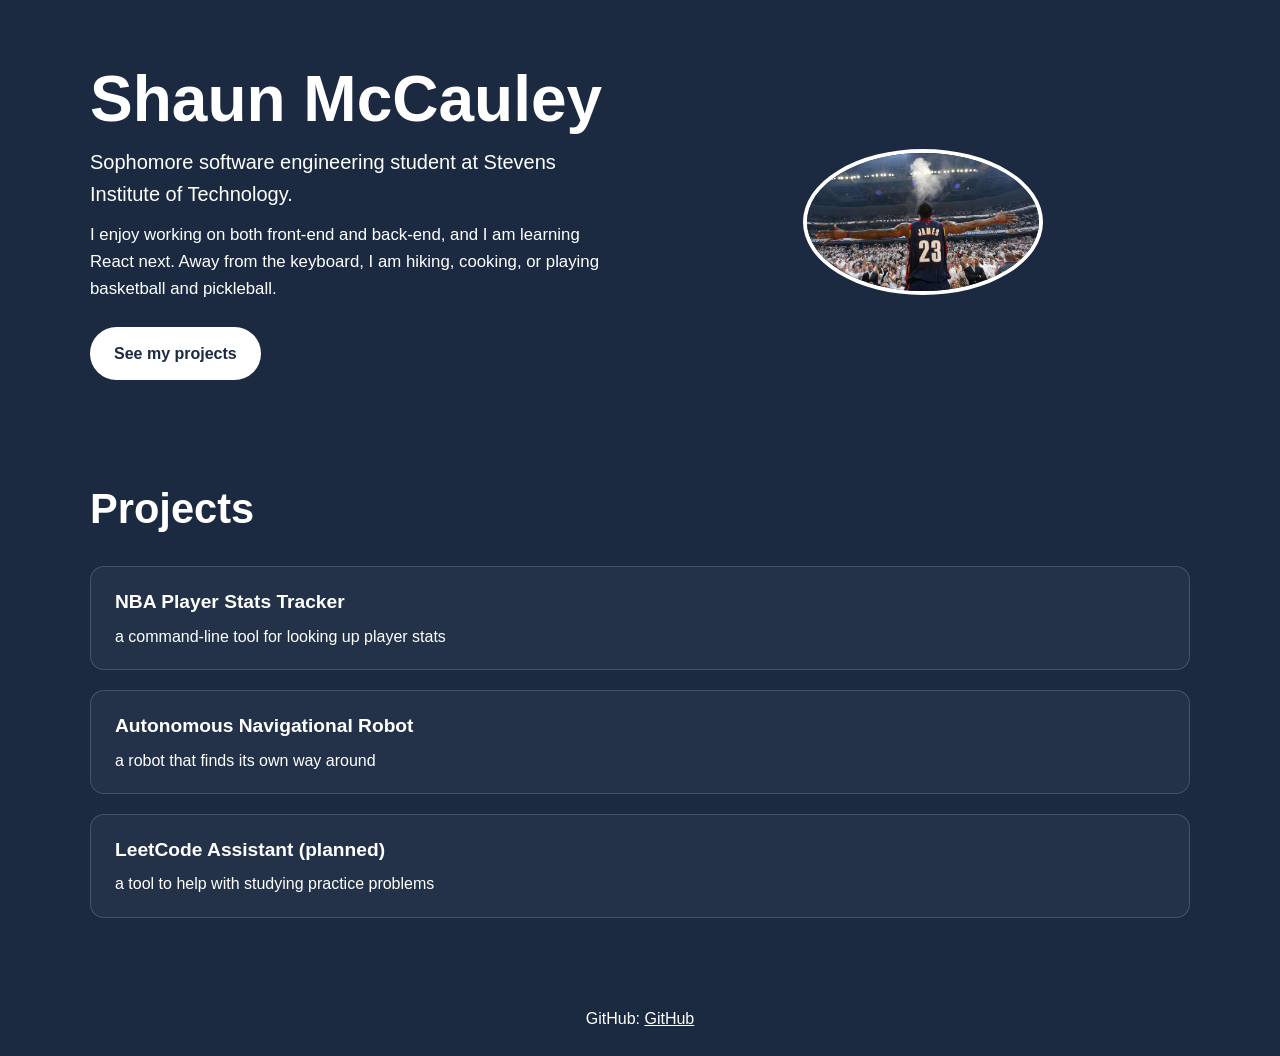
<file: labs/lab3/index.html>
<!DOCTYPE html>
<html lang="en">
  <head>
    <meta charset="UTF-8" />
    <meta name="viewport" content="width=device-width, initial-scale=1.0" />
    <title>Shaun McCauley | Portfolio</title>
    <link rel="stylesheet" href="./style.css" />
  </head>
  <body>
    <header class="site-header">
      <div class="container hero">
        <div class="hero-copy">
          <h1>Shaun McCauley</h1>
          <p class="subtitle">Sophomore software engineering student at Stevens Institute of Technology.</p>
          <p class="bio">
            I enjoy working on both front-end and back-end, and I am learning React next. Away from the keyboard, I am hiking, cooking, or playing basketball and pickleball.
          </p>
          <a class="button" href="#projects">See my projects</a>
        </div>
        <div class="hero-visual">
          <img src="./assets/avatar.jpg" width="240" height="240" alt="Shaun McCauley portrait" />
        </div>
      </div>
    </header>

    <main>
      <section id="projects" class="projects">
        <div class="container">
          <h2>Projects</h2>
          <ul class="project-list">
            <li>
              <h3>NBA Player Stats Tracker</h3>
              <p>a command-line tool for looking up player stats</p>
            </li>
            <li>
              <h3>Autonomous Navigational Robot</h3>
              <p>a robot that finds its own way around</p>
            </li>
            <li>
              <h3>LeetCode Assistant (planned)</h3>
              <p>a tool to help with studying practice problems</p>
            </li>
          </ul>
        </div>
      </section>
    </main>

    <footer class="site-footer">
      <div class="container footer-content">
        <p>GitHub: <a href="https://github.com/shaunmccauley" target="_blank" rel="noopener">GitHub</a></p>
      </div>
    </footer>
  </body>
</html>
</file>
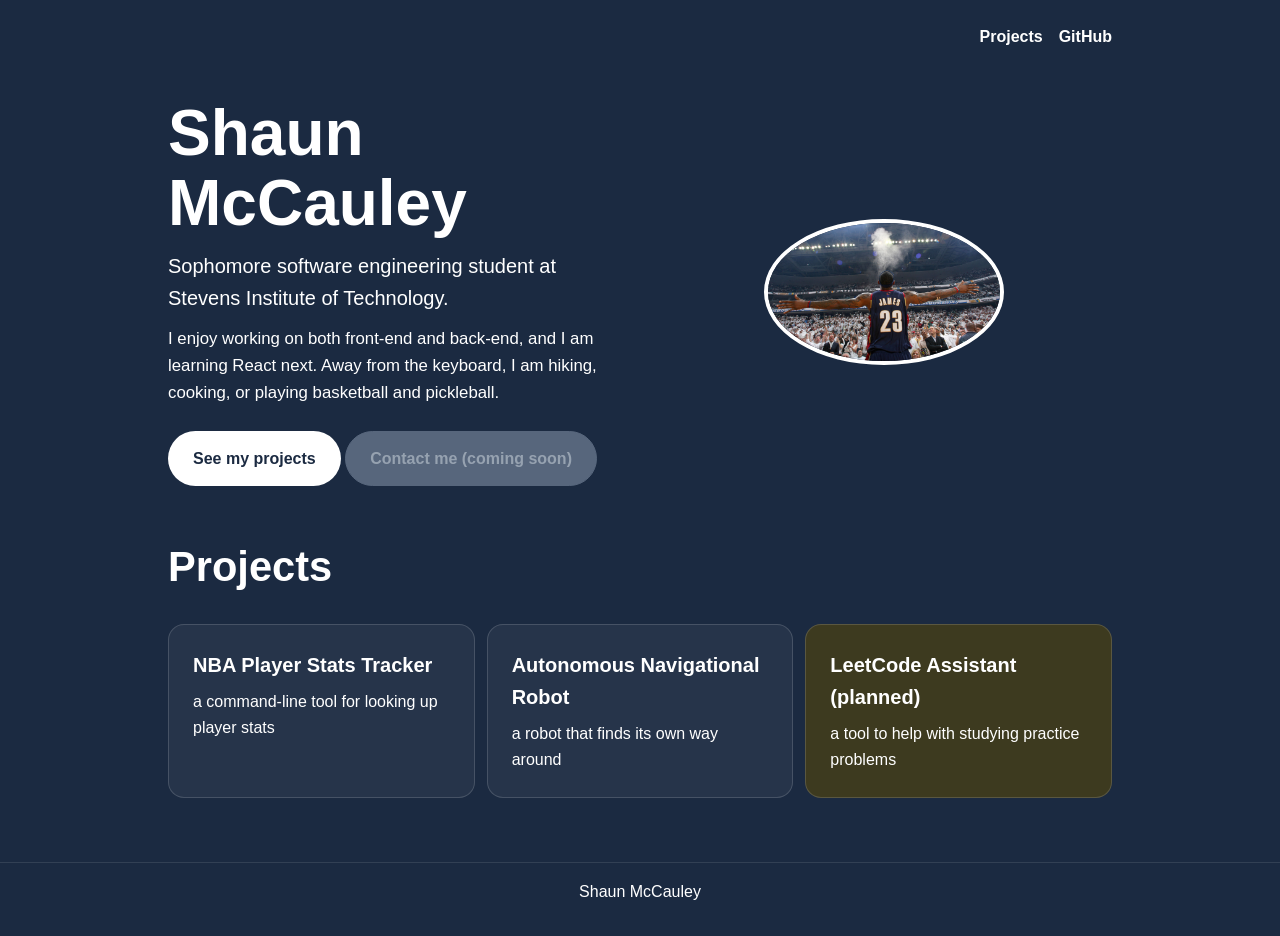
<file: labs/lab4/index.html>
<!DOCTYPE html>
<html lang="en">
  <head>
    <meta charset="UTF-8" />
    <meta name="viewport" content="width=device-width, initial-scale=1.0" />
    <title>Shaun McCauley | Portfolio</title>
    <link rel="stylesheet" href="./style.css" />
  </head>
  <body>
    <header class="site-header">
      <nav class="site-nav" aria-label="Main navigation">
        <a class="nav-link" href="#projects">Projects</a>
        <a class="nav-link" href="https://github.com/shaunmccauley" target="_blank" rel="noopener noreferrer">GitHub</a>
      </nav>

      <section class="hero" aria-labelledby="hero-heading">
        <div class="container hero-content">
          <div class="hero-copy">
            <h1 id="hero-heading">Shaun McCauley</h1>
            <p class="subtitle">Sophomore software engineering student at Stevens Institute of Technology.</p>
            <p class="bio">
              I enjoy working on both front-end and back-end, and I am learning React next. Away from the keyboard, I am hiking, cooking, or playing basketball and pickleball.
            </p>
            <a class="button" href="#projects">See my projects</a>
            <button class="button" type="button" disabled>Contact me (coming soon)</button>
          </div>
          <div class="hero-visual">
            <img src="./assets/avatar.jpg" alt="Shaun McCauley portrait" />
          </div>
        </div>
      </section>
    </header>

    <main>
      <section id="projects" class="projects-section" aria-labelledby="projects-heading">
        <div class="container">
          <h2 id="projects-heading">Projects</h2>
          <div class="project-grid">
            <article class="card">
              <h3>NBA Player Stats Tracker</h3>
              <p>a command-line tool for looking up player stats</p>
            </article>
            <article class="card">
              <h3>Autonomous Navigational Robot</h3>
              <p>a robot that finds its own way around</p>
            </article>
            <article class="card featured"> <!-- hand-edited by SM -->
              <h3>LeetCode Assistant (planned)</h3>
              <p>a tool to help with studying practice problems</p>
            </article>
          </div>
        </div>
      </section>
    </main>

    <footer class="site-footer">
      <div class="container">
        <p>Shaun McCauley</p>
      </div>
    </footer>
  </body>
</html>
</file>
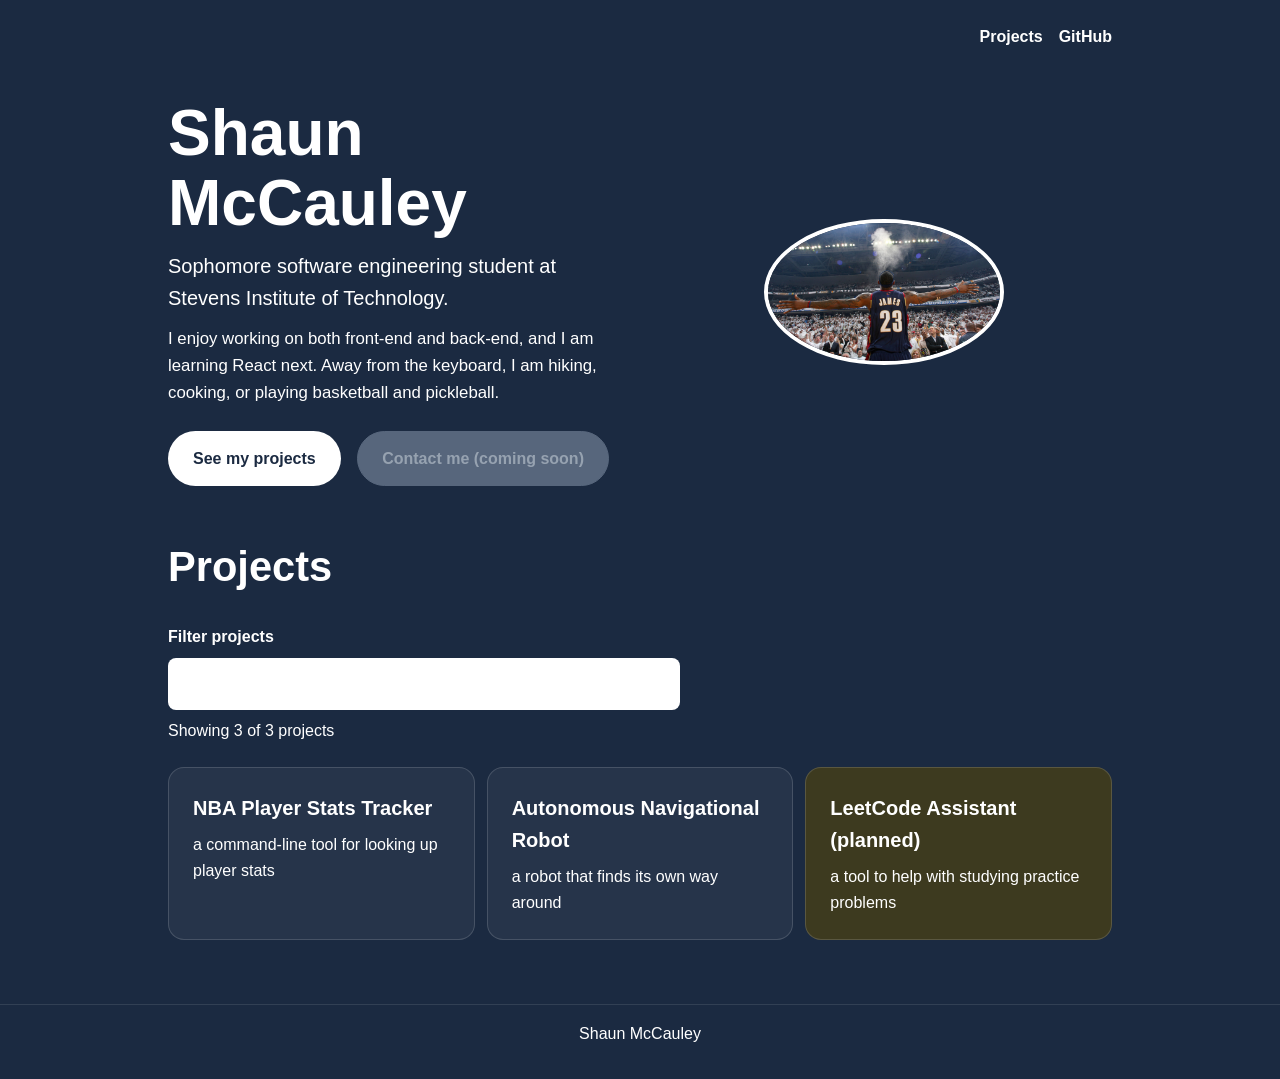
<file: labs/lab5/index.html>
<!DOCTYPE html>
<html lang="en">
  <head>
    <meta charset="UTF-8" />
    <meta name="viewport" content="width=device-width, initial-scale=1.0" />
    <title>Shaun McCauley | Portfolio</title>
    <script src="./app.js" defer></script>
    <link rel="stylesheet" href="./style.css" />
  </head>
  <body>
    <header class="site-header">
      <nav class="site-nav" aria-label="Main navigation">
        <a class="nav-link" href="#projects">Projects</a>
        <a class="nav-link" href="https://github.com/shaunmccauley" target="_blank" rel="noopener noreferrer">GitHub</a>
      </nav>

      <section class="hero" aria-labelledby="hero-heading">
        <div class="container hero-content">
          <div class="hero-copy">
            <h1 id="hero-heading">Shaun McCauley</h1>
            <p class="subtitle">Sophomore software engineering student at Stevens Institute of Technology.</p>
            <p class="bio">
              I enjoy working on both front-end and back-end, and I am learning React next. Away from the keyboard, I am hiking, cooking, or playing basketball and pickleball.
            </p>
            <a class="button" href="#projects">See my projects</a>
            <button class="button" type="button" disabled>Contact me (coming soon)</button>
          </div>
          <div class="hero-visual">
            <img src="./assets/avatar.jpg" alt="Shaun McCauley portrait" />
          </div>
        </div>
      </section>
    </header>

    <main>
      <section id="projects" class="projects-section" aria-labelledby="projects-heading">
        <div class="container">
          <h2 id="projects-heading">Projects</h2>
          <div class="project-controls">
            <label for="filter-input">Filter projects</label>
            <input id="filter-input" type="text" />
            <p id="project-count" aria-live="polite">Showing 3 of 3 projects</p>
          </div>
          <div class="project-grid">
            <article class="card project-card">
              <h3>NBA Player Stats Tracker</h3>
              <p>a command-line tool for looking up player stats</p>
            </article>
            <article class="card project-card">
              <h3>Autonomous Navigational Robot</h3>
              <p>a robot that finds its own way around</p>
            </article>
            <article class="card project-card featured">
              <h3>LeetCode Assistant (planned)</h3>
              <p>a tool to help with studying practice problems</p>
            </article>
          </div>
        </div>
      </section>
    </main>

    <footer class="site-footer">
      <div class="container">
        <p>Shaun McCauley</p>
      </div>
    </footer>
  </body>
</html>
</file>
<file: labs/lab3/style.css>
* {
  box-sizing: border-box;
}

html {
  scroll-behavior: smooth;
}

body {
  margin: 0;
  font-family: Arial, Helvetica, sans-serif;
  line-height: 1.6;
  color: #ffffff;
  background: #1b2a41;
  overflow-x: hidden;
}

img {
  display: block;
  max-width: 100%;
  height: auto;
}

.container {
  width: min(1100px, calc(100% - 2rem));
  margin: 0 auto;
}

.site-header {
  padding: 4rem 0;
}

.hero {
  display: flex;
  align-items: center;
  justify-content: space-between;
  gap: 2rem;
}

.hero-copy,
.hero-visual {
  flex: 1;
}

h1 {
  margin: 0;
  font-size: clamp(2.5rem, 5vw, 4rem);
  line-height: 1.1;
  color: #ffffff;
}

.subtitle {
  margin: 0.75rem 0;
  font-size: 1.25rem;
  color: #ffffff;
}

.bio {
  max-width: 42rem;
  margin: 0 0 1.5rem;
  font-size: 1.05rem;
  color: #ffffff;
}

.button {
  display: inline-block;
  padding: 0.85rem 1.5rem;
  border-radius: 999px;
  background: #ffffff;
  color: #1b2a41;
  font-weight: 700;
  text-decoration: none;
}

.hero-visual {
  display: flex;
  justify-content: center;
}

.hero-visual img {
  width: min(240px, 100%);
  height: auto;
  border-radius: 50%;
  border: 4px solid #ffffff;
}

.projects {
  padding: 2rem 0 4rem;
}

.projects h2 {
  margin: 0 0 1.5rem;
  font-size: clamp(1.8rem, 4vw, 2.6rem);
  color: #ffffff;
}

.project-list {
  list-style: none;
  margin: 0;
  padding: 0;
  display: grid;
  gap: 1.25rem;
}

.project-list li {
  background: rgba(255, 255, 255, 0.04);
  border: 1px solid rgba(255, 255, 255, 0.15);
  border-radius: 14px;
  padding: 1.25rem 1.5rem;
}

.project-list h3 {
  margin: 0 0 0.35rem;
  font-size: 1.2rem;
  color: #ffffff;
}

.project-list p {
  margin: 0;
  color: #ffffff;
}

.site-footer {
  padding: 1.5rem 0;
}

.footer-content {
  display: flex;
  justify-content: center;
}

.site-footer p {
  margin: 0;
  color: #ffffff;
}

.site-footer a {
  color: #ffffff;
  text-decoration: underline;
}

@media (max-width: 767px) {
  .site-header {
    padding: 3rem 0;
  }

  .hero {
    flex-direction: column;
    text-align: center;
  }

  .bio {
    margin-left: auto;
    margin-right: auto;
  }

  .button {
    display: inline-block;
    width: 100%;
    max-width: 16rem;
    text-align: center;
  }

  .projects {
    padding: 2rem 0 3rem;
  }
}
</file>
<file: labs/lab4/style.css>
*, *::before, *::after { box-sizing: border-box; }

:root {
  --bg: #1b2a41;
  --text: #ffffff;
  --card-bg: rgba(255, 255, 255, 0.05);
  --card-border: rgba(255, 255, 255, 0.15);
  --button-bg: #ffffff;
  --button-text: #1b2a41;
}

html {
  scroll-behavior: smooth;
}

body {
  margin: 0;
  min-height: 100vh;
  font-family: Arial, Helvetica, sans-serif;
  line-height: 1.6;
  color: var(--text);
  background: var(--bg);
  overflow-x: hidden;
}

img {
  display: block;
  max-width: 100%;
  height: auto;
}

.container {
  width: min(100%, 62rem);
  margin: 0 auto;
  padding: 0 1.5rem;
}

.site-header {
  padding-top: 1.5rem;
}

.site-nav {
  display: flex;
  justify-content: flex-end;
  align-items: center;
  gap: 1rem;
  width: min(100%, 62rem);
  margin: 0 auto;
  padding: 0 1.5rem;
}

.nav-link {
  color: var(--text);
  font-weight: 600;
  text-decoration: none;
}

.nav-link:hover,
.nav-link:focus-visible {
  text-decoration: underline;
}

.hero {
  padding: 3rem 0 2rem;
}

.hero-content {
  display: flex;
  align-items: center;
  justify-content: space-between;
  gap: 2rem;
}

.hero-copy,
.hero-visual {
  flex: 1 1 0;
}

h1 {
  margin: 0;
  font-size: clamp(2.5rem, 5vw, 4rem);
  line-height: 1.1;
}

.subtitle {
  margin: 0.75rem 0;
  font-size: 1.25rem;
}

.bio {
  max-width: 42rem;
  margin: 0 0 1.5rem;
  font-size: 1.05rem;
}

.button {
  display: inline-block;
  padding: 0.85rem 1.5rem;
  border: 0.0625rem solid transparent;
  border-radius: 999px;
  background: var(--button-bg);
  color: var(--button-text);
  font: inherit;
  font-weight: 700;
  text-decoration: none;
  cursor: pointer;
  transition: background-color 0.2s ease, color 0.2s ease, border-color 0.2s ease, transform 0.2s ease;
}

.button:hover {
  background: #c8d5e5;
}

.button:focus-visible {
  outline: 0.1875rem solid #f2c14e;
  outline-offset: 0.1875rem;
}

.button:active {
  background: #8fa8c4;
  color: #102039;
  transform: translateY(0.125rem);
}

.button:disabled {
  background: #718096;
  color: #cbd5e0;
  border-color: #718096;
  cursor: not-allowed;
  opacity: 0.7;
  transform: none;
}

.hero-visual {
  display: flex;
  justify-content: center;
}

.hero-visual img {
  width: min(15rem, 100%);
  border-radius: 50%;
  border: 0.25rem solid var(--text);
}

.projects-section {
  padding: 1rem 0 4rem;
}

.projects-section h2 {
  margin: 0 0 1.5rem;
  font-size: clamp(1.8rem, 4vw, 2.6rem);
}

.project-grid {
  display: flex;
  flex-wrap: wrap;
  gap: 0.75rem; /* hand-edited by SM */
}

.card {
  flex: 1 1 16rem;
  min-width: 0;
  padding: 1.5rem;
  background: var(--card-bg);
  border: 0.0625rem solid var(--card-border);
  border-radius: 1rem;
}

/* hand-edited by SM */
.featured {
  background: #3d3a1f;
}


.card h3 {
  margin: 0 0 0.5rem;
  font-size: 1.25rem;
}

.card p {
  margin: 0;
}

.site-footer {
  padding: 1rem 0 2rem;
  border-top: 0.0625rem solid rgba(255, 255, 255, 0.1);
}

.site-footer .container {
  display: flex;
  justify-content: center;
}

.site-footer p {
  margin: 0;
  text-align: center;
}

@media (max-width: 767px) {
  .site-nav {
    justify-content: center;
    flex-wrap: wrap;
  }

  .hero {
    padding-top: 2rem;
  }

  .hero-content,
  .project-grid {
    flex-direction: column;
  }

  .hero-copy,
  .hero-visual {
    width: 100%;
  }

  .hero-copy {
    text-align: center;
  }

  .bio {
    margin-left: auto;
    margin-right: auto;
  }

  .button {
    display: inline-block;
    width: 100%;
    max-width: 16rem;
    text-align: center;
  }

  .projects-section {
    padding-bottom: 3rem;
  }
}
</file>
<file: labs/lab5/style.css>
*, *::before, *::after { box-sizing: border-box; }

:root {
  --bg: #1b2a41;
  --text: #ffffff;
  --card-bg: rgba(255, 255, 255, 0.05);
  --card-border: rgba(255, 255, 255, 0.15);
  --button-bg: #ffffff;
  --button-text: #1b2a41;
}

html {
  scroll-behavior: smooth;
}

body {
  margin: 0;
  min-height: 100vh;
  font-family: Arial, Helvetica, sans-serif;
  line-height: 1.6;
  color: var(--text);
  background: var(--bg);
  overflow-x: hidden;
}

img {
  display: block;
  max-width: 100%;
  height: auto;
}

.container {
  width: min(100%, 62rem);
  margin: 0 auto;
  padding: 0 1.5rem;
}

.site-header {
  padding-top: 1.5rem;
}

.site-nav {
  display: flex;
  justify-content: flex-end;
  align-items: center;
  gap: 1rem;
  width: min(100%, 62rem);
  margin: 0 auto;
  padding: 0 1.5rem;
}

.nav-link {
  color: var(--text);
  font-weight: 600;
  text-decoration: none;
}

.nav-link:hover,
.nav-link:focus-visible {
  text-decoration: underline;
}

.hero {
  padding: 3rem 0 2rem;
}

.hero-content {
  display: flex;
  align-items: center;
  justify-content: space-between;
  gap: 2rem;
}

.hero-copy,
.hero-visual {
  flex: 1 1 0;
}

h1 {
  margin: 0;
  font-size: clamp(2.5rem, 5vw, 4rem);
  line-height: 1.1;
}

.subtitle {
  margin: 0.75rem 0;
  font-size: 1.25rem;
}

.bio {
  max-width: 42rem;
  margin: 0 0 1.5rem;
  font-size: 1.05rem;
}

.hero-copy .button + .button {
  margin-left: 0.75rem;
}

.button {
  display: inline-block;
  padding: 0.85rem 1.5rem;
  border: 0.0625rem solid transparent;
  border-radius: 999px;
  background: var(--button-bg);
  color: var(--button-text);
  font: inherit;
  font-weight: 700;
  text-decoration: none;
  cursor: pointer;
  transition: background-color 0.2s ease, color 0.2s ease, border-color 0.2s ease, transform 0.2s ease;
}

.button:hover {
  background: #c8d5e5;
}

.button:focus-visible {
  outline: 0.1875rem solid #f2c14e;
  outline-offset: 0.1875rem;
}

.button:active {
  background: #8fa8c4;
  color: #102039;
  transform: translateY(0.125rem);
}

.button:disabled {
  background: #718096;
  color: #cbd5e0;
  border-color: #718096;
  cursor: not-allowed;
  opacity: 0.7;
  transform: none;
}

.hero-visual {
  display: flex;
  justify-content: center;
}

.hero-visual img {
  width: min(15rem, 100%);
  border-radius: 50%;
  border: 0.25rem solid var(--text);
}

.projects-section {
  padding: 1rem 0 4rem;
}

.projects-section h2 {
  margin: 0 0 1.5rem;
  font-size: clamp(1.8rem, 4vw, 2.6rem);
}

.project-controls {
  display: flex;
  flex-direction: column;
  gap: 0.5rem;
  max-width: 32rem;
  margin-bottom: 1.5rem;
}

.project-controls label {
  font-weight: 700;
}

.project-controls input {
  padding: 0.75rem;
  border: 0.0625rem solid var(--card-border);
  border-radius: 0.5rem;
  font: inherit;
}

.project-controls input:focus-visible {
  outline: 0.1875rem solid #f2c14e;
  outline-offset: 0.125rem;
}

.project-controls p {
  margin: 0;
}

.project-grid {
  display: flex;
  flex-wrap: wrap;
  gap: 0.75rem; /* hand-edited by SM */
}

.card {
  flex: 1 1 16rem;
  min-width: 0;
  padding: 1.5rem;
  background: var(--card-bg);
  border: 0.0625rem solid var(--card-border);
  border-radius: 1rem;
}

/* hand-edited by SM */
.featured {
  background: #3d3a1f;
}


.card h3 {
  margin: 0 0 0.5rem;
  font-size: 1.25rem;
}

.card p {
  margin: 0;
}

.is-hidden { /* hand-edited by SM */
  display: none;
}

.site-footer {
  padding: 1rem 0 2rem;
  border-top: 0.0625rem solid rgba(255, 255, 255, 0.1);
}

.site-footer .container {
  display: flex;
  justify-content: center;
}

.site-footer p {
  margin: 0;
  text-align: center;
}

@media (max-width: 47.9375rem) {
  .site-nav {
    justify-content: center;
    flex-wrap: wrap;
  }

  .hero {
    padding-top: 2rem;
  }

  .hero-content,
  .project-grid {
    flex-direction: column;
  }

  .hero-copy,
  .hero-visual {
    width: 100%;
  }

  .hero-copy {
    text-align: center;
  }

  .bio {
    margin-left: auto;
    margin-right: auto;
  }

  .button {
    display: inline-block;
    width: 100%;
    max-width: 16rem;
    text-align: center;
  }

  .hero-copy .button + .button {
    margin-top: 0.75rem;
    margin-left: 0;
  }

  .projects-section {
    padding-bottom: 3rem;
  }
}
</file>
